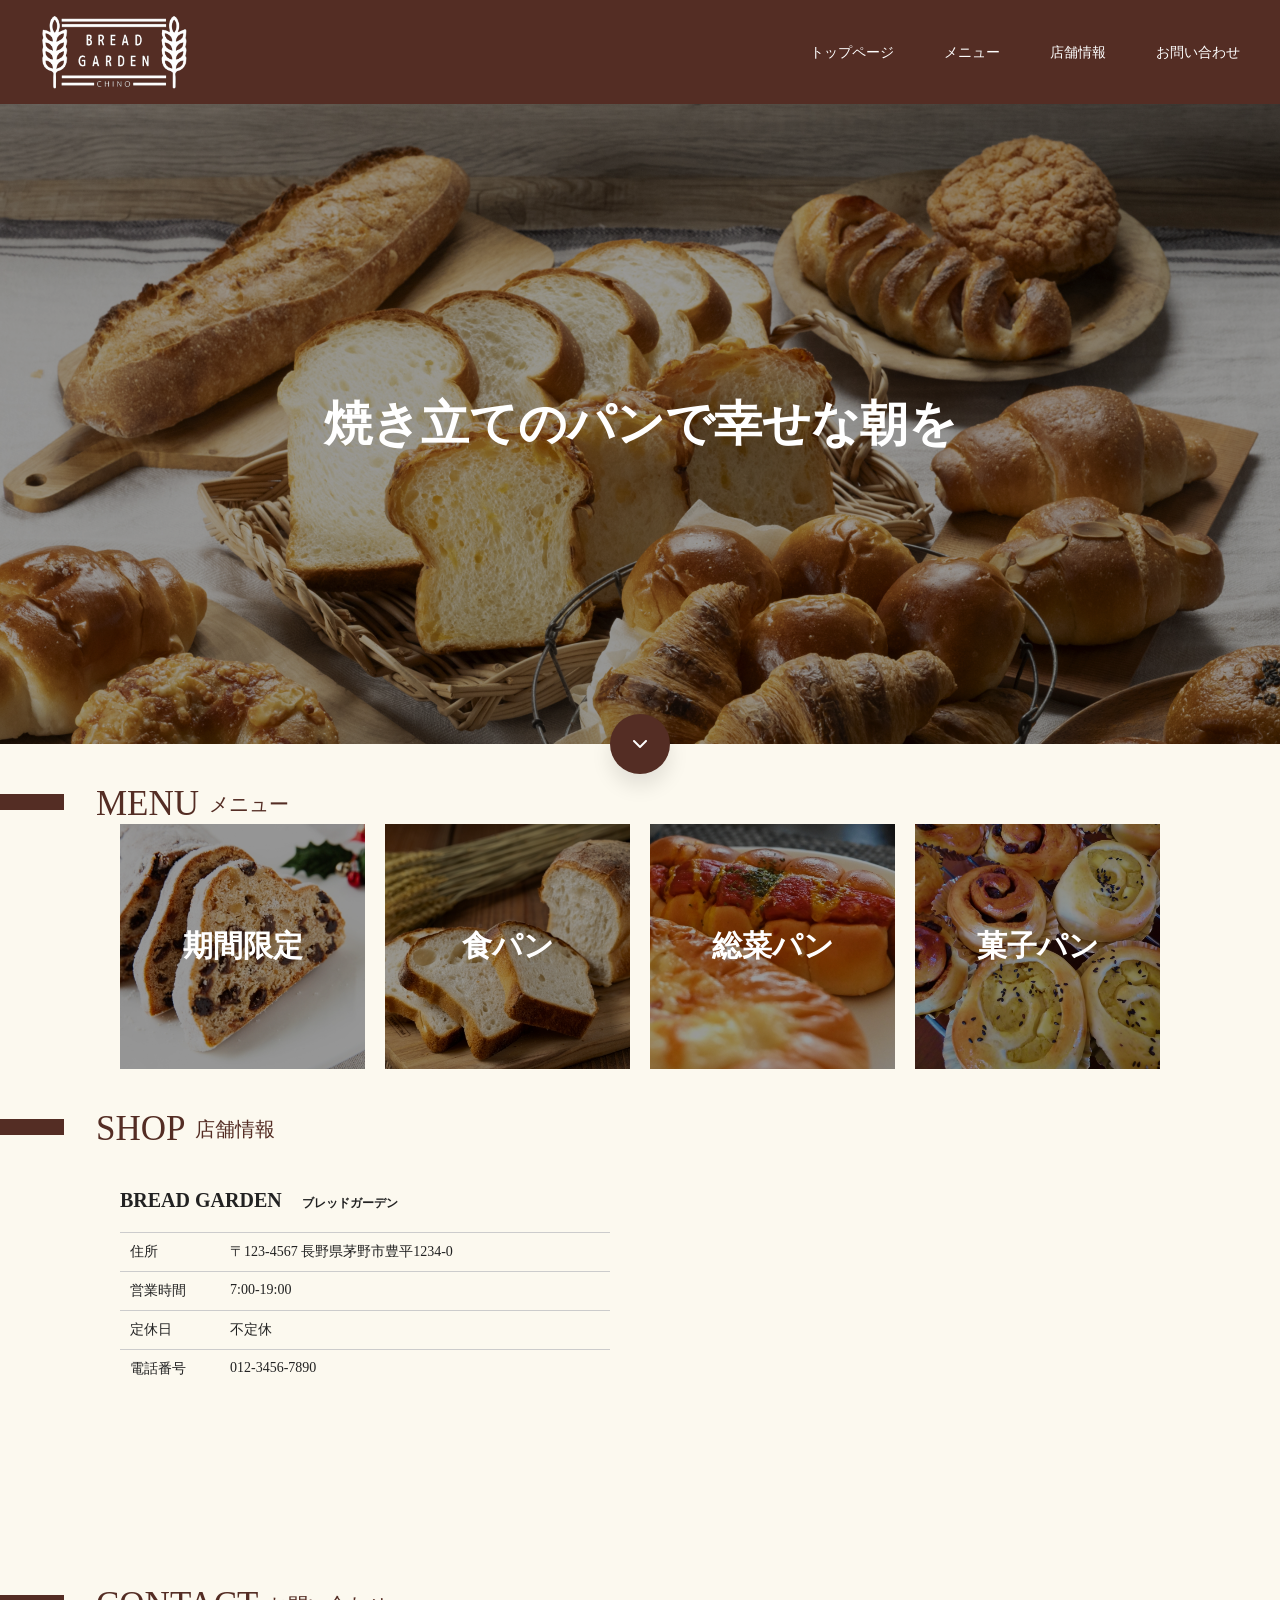
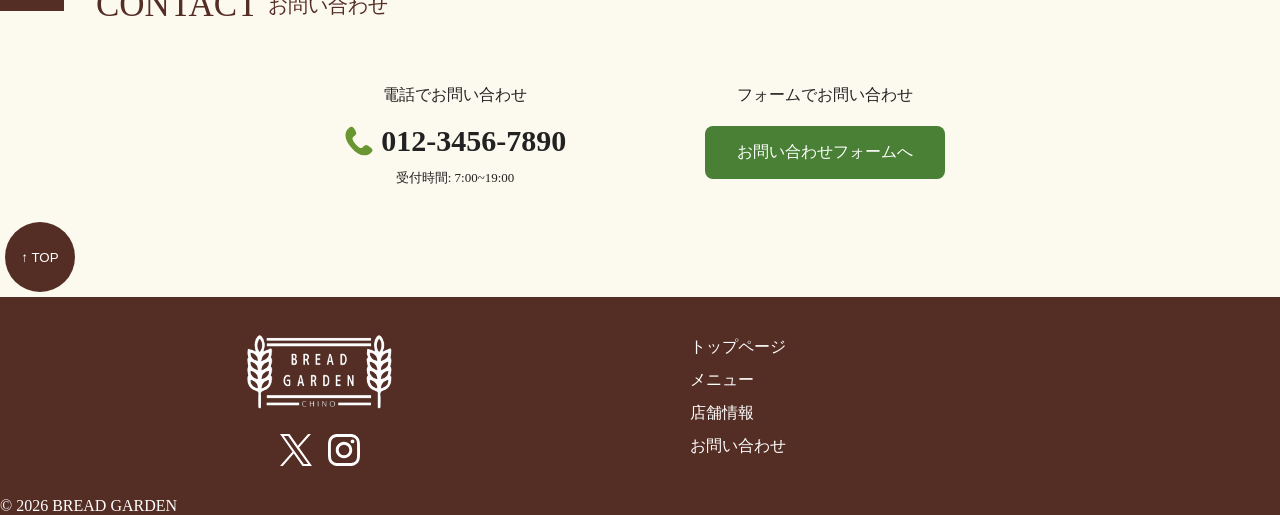
<file: index.html>
<!DOCTYPE html>
<html lang="en">
<head>
  <meta charset="UTF-8">
  <meta name="viewport" content="width=device-width, initial-scale=1.0">
  <title>Document</title>
  <link rel="stylesheet" href="css/reset.css">
  <link rel="stylesheet" href="css/style.css">
  <script src="js/script.js" defer></script>
</head>
<body class="home">
  <header>
    <a href="index.html" class="logo">
      <img src="img/BREAD GARDEN.png" alt="BREAD GARDENのロゴ">
    </a>
    <nav>
      <ul>
        <li><a href="index.html">トップページ</a></li>
        <li><a href="menu.html">メニュー</a></li>
        <li><a href="index.html#shop">店舗情報</a></li>
        <li><a href="contact.html">お問い合わせ</a></li>
      </ul>
    </nav>
  </header>

  <!-- ヒーローセクション -->
  <section class="hero">
    <h2>焼き立てのパンで幸せな朝を</h2>
    <a href="#menu">
      <img src="img/down.png" alt="下へスクロール">
    </a>
  </section>

  <main>
    <!-- メニュー -->
    <section class="main-section" id="menu">
      <span class="heading-group">
        <h2>MENU</h2>
        <p>メニュー</p>
      </span>
      <ul class="container menu-guid-list">
        <li>
          <a href="menu.html?category=limited">
          <!-- ↑ここは後で変える -->
            <img src="img/期間限定.jpg" alt="">
            <h2>期間限定</h2>
          </a>
        </li>
        <li>
          <a href="menu.html?category=bread">
          <!-- ↑ここは後で変える -->
            <img src="img/食パン.jpg" alt="">
            <h2>食パン</h2>
          </a>
        </li>
        <li>
          <a href="menu.html?category=savoury">
          <!-- ↑ここは後で変える -->
            <img src="img/総菜パン.jpg" alt="">
            <h2>総菜パン</h2>
          </a>
        </li>
        <li>
        <a href="menu.html?category=sweet">
          <!-- ↑ここは後で変える -->
            <img src="img/菓子パン.jpg" alt="">
            <h2>菓子パン</h2>
          </a>
        </li>
      </ul>
    </section>

    <!-- 店舗情報 -->
    <section class="main-section shop" id="shop">
      <span class="heading-group">
        <h2>SHOP</h2>
        <p>店舗情報</p>
      </span>
      <div class="container layout">
        <div class="text">
          <h3>
            BREAD GARDEN
            <span>ブレッドガーデン</span>
          </h3>
          <dl>
            <dt>住所</dt>
            <dd>〒123-4567 長野県茅野市豊平1234-0</dd>
            <dt>営業時間</dt>
            <dd>7:00-19:00</dd>
            <dt>定休日</dt>
            <dd>不定休</dd>
            <dt>電話番号</dt>
            <dd>012-3456-7890</dd>
          </dl>
        </div>
        <div class="map">
          <iframe src="https://www.google.com/maps/embed?pb=!1m18!1m12!1m3!1d6455.023238602218!2d138.1796130052971!3d36.00779797145485!2m3!1f0!2f0!3f0!3m2!1i1024!2i768!4f13.1!3m3!1m2!1s0x601c50e71f7adf49%3A0x2a9c9bdd30254f00!2z5YWs56uL6KuP6Kiq5p2x5Lqs55CG56eR5aSn5a2m!5e0!3m2!1sja!2sjp!4v1779669544932!5m2!1sja!2sjp" width="600" height="450" style="border:0;" allowfullscreen="" loading="lazy" referrerpolicy="no-referrer-when-downgrade"></iframe>
        </div>
      </div>
    </section>

    <!-- お問い合わせ -->
    <section class="main-section" id="contact">
      <span class="heading-group">
        <h2>CONTACT</h2>
        <p>お問い合わせ</p>
      </span>
      <div class="container contact">
        <!--ご不明な点などございましたら、お気軽にお問い合わせください。</p> -->
        <div class="layout">
          <div class="tel">
            <p class="label">電話でお問い合わせ</p>
            <a href="tel:0312345678" class="number">
              <img src="img/icon-tel.svg" alt="電話アイコン">
              012-3456-7890
            </a>
            <p class="hour">受付時間: 7:00~19:00</p>
          </div>
          <div class="form">
            <p class="label">フォームでお問い合わせ</p>
            <a href="contact.html" class="button">お問い合わせフォームへ</a>
          </div>
        </div>
      </div>

    </section>

    <button class="top-button">↑ TOP</button>
  </main>
  <footer>
    <nav>
      <div>
        <a href="index.html" class="logo">
          <img src="img/BREAD GARDEN.png" alt="BREAD GARDENのロゴ">
        </a>
        <ul class="footer_sns">
          <li><a href=""><img src="img/xロゴ.svg" alt=""></a></li>
          <li><a href=""><img src="img/インスタロゴ.svg" alt=""></a></li>
        </ul>
      </div>
      <ul class="footer_nav">
        <li><a href="index.html">トップページ</a></li>
        <li><a href="menu.html">メニュー</a></li>
        <li><a href="index.html#shop">店舗情報</a></li>
        <li><a href="contact.html">お問い合わせ</a></li>
      </ul>
    </nav>
    <p class="copyright">&copy; 2026 BREAD GARDEN</p>
  </footer>
</body>
</html>
</file>
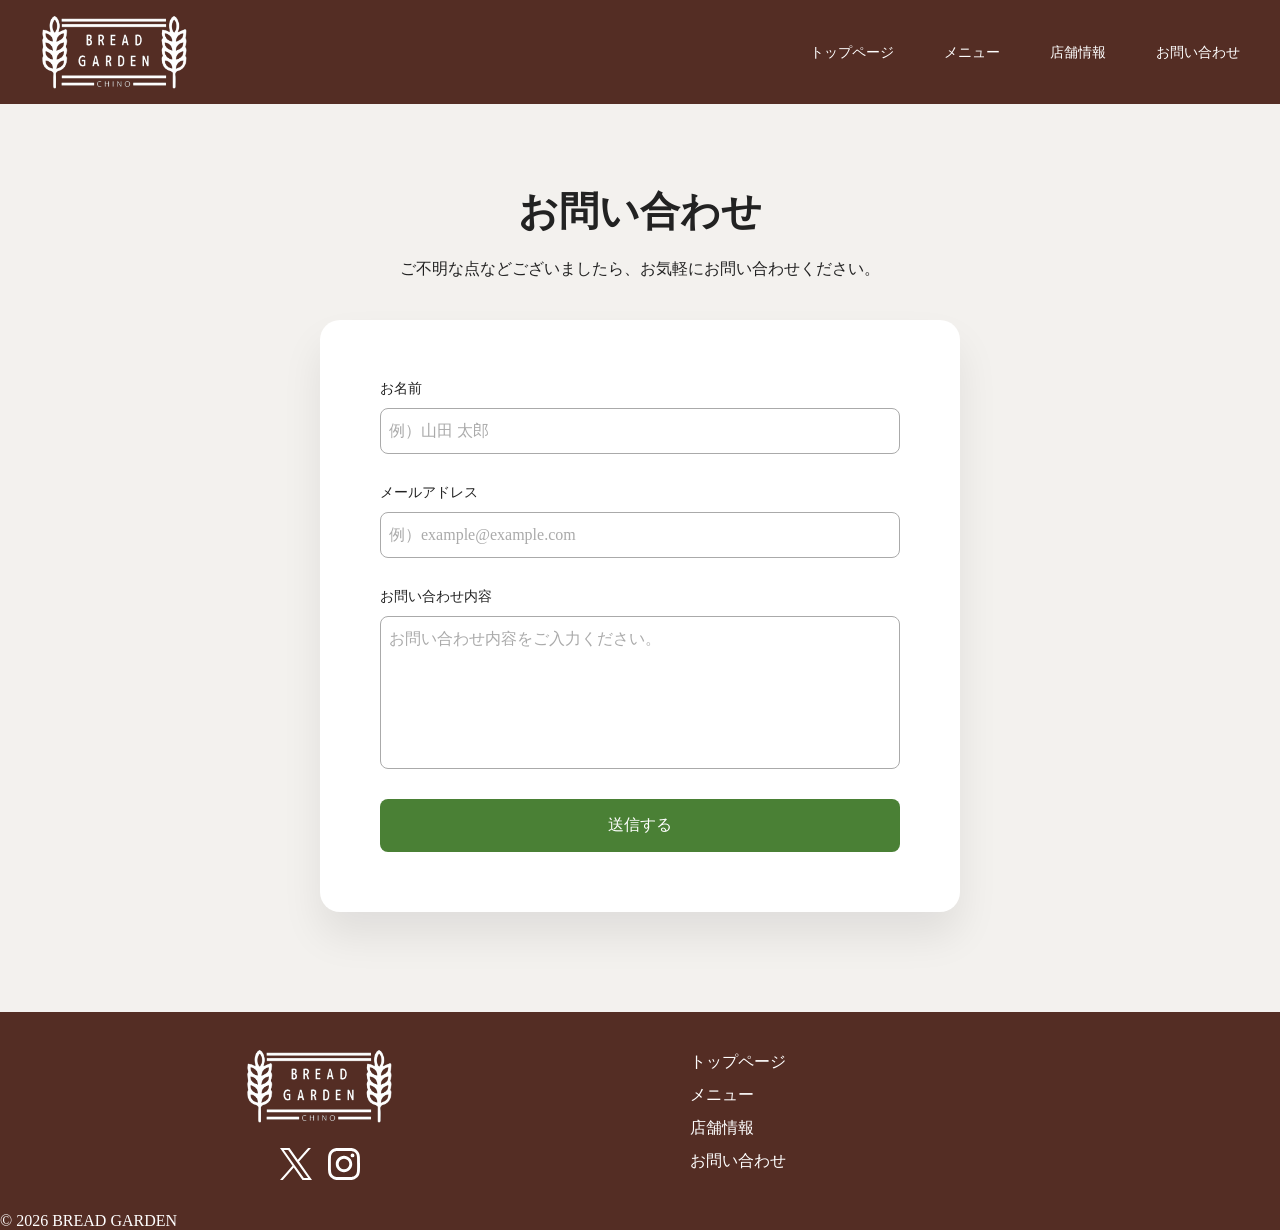
<file: contact.html>
<!DOCTYPE html>
<html lang="en">
<head>
  <meta charset="UTF-8">
  <meta name="viewport" content="width=device-width, initial-scale=1.0">
  <title>Document</title>
  <link rel="stylesheet" href="css/reset.css">
  <link rel="stylesheet" href="css/style.css">
  <script src="js/contact.js" defer></script>
</head>
<body class="home">
   <header>
    <a href="index.html" class="logo">
      <img src="img/BREAD GARDEN.png" alt="BREAD GARDENのロゴ">
    </a>
    <nav>
      <ul>
        <li><a href="index.html">トップページ</a></li>
        <li><a href="menu.html">メニュー</a></li>
        <li><a href="index.html#shop">店舗情報</a></li>
        <li><a href="contact.html">お問い合わせ</a></li>
      </ul>
    </nav>
  </header>

  <main class="lower-main">
    <div class="lower-heading-group">
      <h2>お問い合わせ</h2>
      <p>ご不明な点などございましたら、お気軽にお問い合わせください。</p>
    </div>
    <form class="form-box">
      <div class="form-item">
        <label>お名前</label>
        <input type="text" name="name" placeholder="例）山田 太郎">
      </div>
      <div class="form-item">
        <label>メールアドレス</label>
        <input type="email" name="email" placeholder="例）example@example.com">
      </div>
      <div class="form-item">
        <label>お問い合わせ内容</label>
        <textarea rows="7" name="message" placeholder="お問い合わせ内容をご入力ください。"></textarea>
      </div>
      <div class="form-item">
        <button type="submit">送信する</button>
      </div>
    </form>
  </main>

  <footer>
    <nav>
      <div>
        <a href="index.html" class="logo">
          <img src="img/BREAD GARDEN.png" alt="BREAD GARDENのロゴ">
        </a>
        <ul class="footer_sns">
          <li><a href=""><img src="img/xロゴ.svg" alt=""></a></li>
          <li><a href=""><img src="img/インスタロゴ.svg" alt=""></a></li>
        </ul>
      </div>
      <ul class="footer_nav">
        <li><a href="index.html">トップページ</a></li>
        <li><a href="menu.html">メニュー</a></li>
        <li><a href="index.html#shop">店舗情報</a></li>
        <li><a href="contact.html">お問い合わせ</a></li>
      </ul>
    </nav>
    <p class="copyright">&copy; 2026 BREAD GARDEN</p>
  </footer>
</body>
</html>
</file>
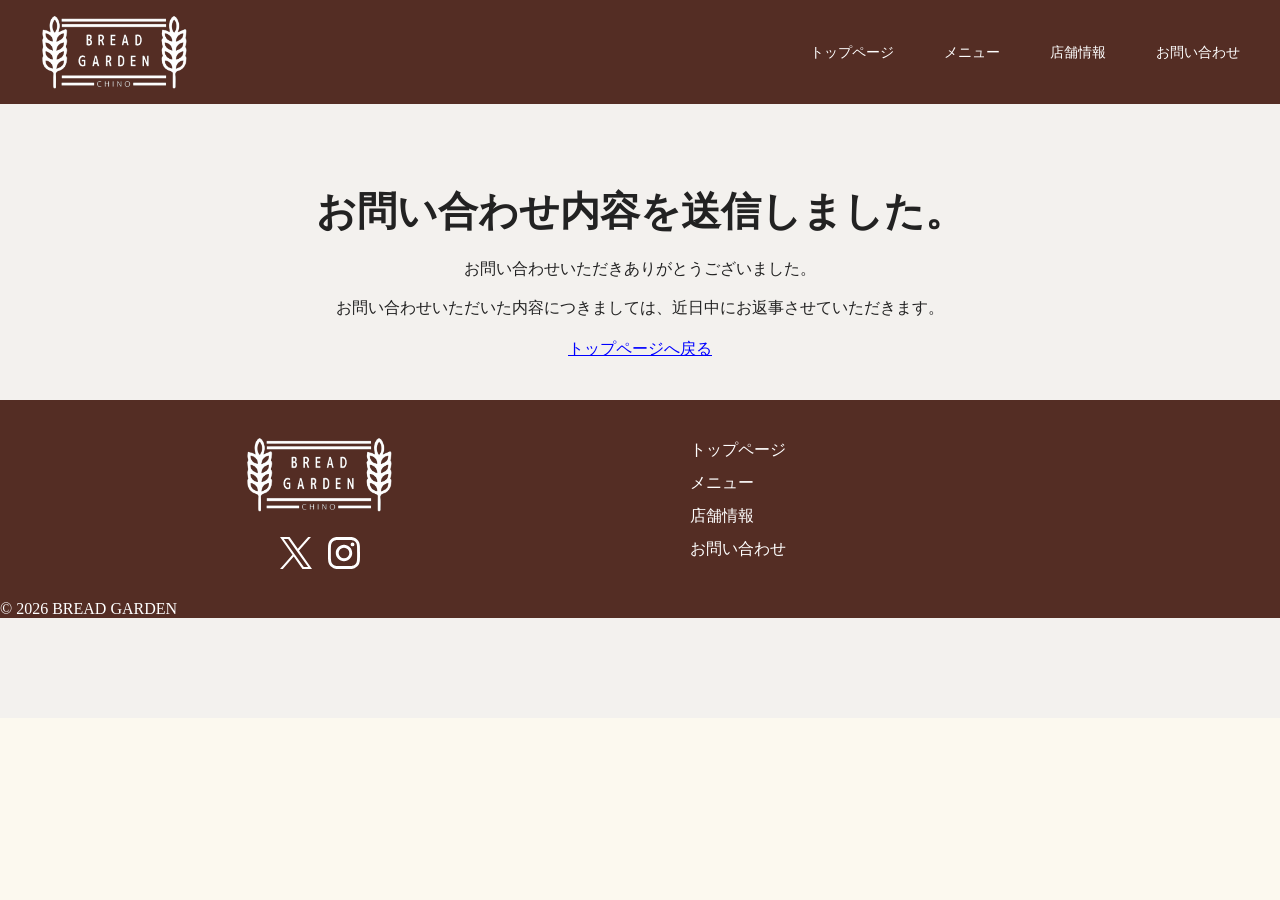
<file: contact_finish.html>
<!DOCTYPE html>
<html lang="en">
<head>
  <meta charset="UTF-8">
  <meta name="viewport" content="width=device-width, initial-scale=1.0">
  <title>Document</title>
  <link rel="stylesheet" href="css/reset.css">
  <link rel="stylesheet" href="css/style.css">
</head>
<body class="home">
   <header>
    <a href="index.html" class="logo">
      <img src="img/BREAD GARDEN.png" alt="BREAD GARDENのロゴ">
    </a>
    <nav>
      <ul>
        <li><a href="index.html">トップページ</a></li>
        <li><a href="menu.html">メニュー</a></li>
        <li><a href="index.html#shop">店舗情報</a></li>
        <li><a href="contact.html">お問い合わせ</a></li>
      </ul>
    </nav>
  </header>

  <main class="lower-main">
    <div class="lower-heading-group">
      <h2>お問い合わせ内容を送信しました。</h2>
      <p>お問い合わせいただきありがとうございました。<br><br>
      お問い合わせいただいた内容につきましては、近日中にお返事させていただきます。</p>
      <a class="top-return" href="index.html">
        <p>トップページへ戻る</p>
      </a>
    </div>

  <footer>
    <nav>
      <div>
        <a href="index.html" class="logo">
          <img src="img/BREAD GARDEN.png" alt="BREAD GARDENのロゴ">
        </a>
        <ul class="footer_sns">
          <li><a href=""><img src="img/xロゴ.svg" alt=""></a></li>
          <li><a href=""><img src="img/インスタロゴ.svg" alt=""></a></li>
        </ul>
      </div>
      <ul class="footer_nav">
        <li><a href="index.html">トップページ</a></li>
        <li><a href="menu.html">メニュー</a></li>
        <li><a href="index.html#shop">店舗情報</a></li>
        <li><a href="contact.html">お問い合わせ</a></li>
      </ul>
    </nav>
    <p class="copyright">&copy; 2026 BREAD GARDEN</p>
  </footer>
</body>
</html>
</file>
<file: css/style.css>
@charset "utf-8";

/* index.html */
body{
  background-color: #fcf9ef;
  .large-font {
    font-size: 26px;
  }
}

/* ロゴ */
.logo img{
  width: 150px;
  height: auto;
}


header{
  background-color: #542d24;
  color: #fff;
  padding: 10px 40px;
  display: flex;
  align-items: center;
  justify-content: space-between;
  nav {
    ul {
      display: flex;
      align-items: center;
      gap: 50px;
    }
    a {
      font-size: 14px;
      font-weight: 400;
      &:hover {
        color: #777;
        text-decoration: underline;
      }
    }
  }
}

/* ヒーローセクション */
.hero {
  color: #fff;
  text-align: center;
  height: 640px;
  background-image: url(../img/パン.jpg);
  background-size: cover;
  display: flex;
  flex-direction: column;
  align-items: center;
  justify-content: center;
  position: relative;
  
  * {
    position: relative;
    z-index: 1;
  }

  &::before {
    content: "";
    position: absolute;
    inset: 0;
    background-color: rgb(0 0 0 / 0.4);
  }

  h2 {
    font-size: 48px;
    font-weight: 700;
  }

  a {
    display: grid;
    place-items: center;
    width: 60px;
    height: 60px;
    background-color: #542d24;
    border-radius: 50%;
    box-shadow: 0px 12px 20px rgb(0 0 0 / 0.1);
    position: absolute;
    left: 50%;
    bottom: 0;
    translate: -50% 50%;
    img {
      width: 24px;
      height: 24px;
    }
  }
}

/* 小見出し */
.heading-group {
  margin-top: 40px;
  color: #542d24;
  position: relative;
  display: inline-flex;
  align-items: center;
  padding-left: 7.5vw;
  h2 {
    font-size: 35px;
    font-weight: 500;
  }

  p {
    font-size:20px;
    font-weight: 300;
    margin-left: 10px;
  }

  &::before {
    content: "";
    display: block;
    position: absolute;
    top: 10px;
    left: 0;
    width: 5vw;
    height: 1.23vw;
    background-color: #542d24;
  }
}

/* 共通要素 */
.container {
  max-width: 1160px;
  margin: 0 auto;
  padding-inline: 60px;
}

/* メニュー */
.menu-guid-list {
  display: grid;
  grid-template-columns: 1fr 1fr 1fr 1fr;
  gap: 20px;

  a {
    display: block;
    aspect-ratio: 1 / 1;
    position: relative;
    overflow: hidden;

    img {
      width: 100%;
      height: 100%;
      object-fit: cover;
    }

    &::before {
      content: "";
      position: absolute;
      inset: 0;
      background-color: rgb(0 0 0 / 0.4);
      z-index: 1;
    }

    &:hover::before {
      background-color: rgb(0 0 0 / 0.2);
    }
    h2 {
      position: absolute;
      inset: 0;
      width: 100%;
      height: 100%;
      display: flex;
      justify-content: center;
      align-items: center;
      z-index: 1;
      color: #fff;
      font-size: 30px;
      font-weight: 600;
    }
  }
}

/* 店舗情報 */
.shop {
  .layout{
    display: grid;
    grid-template-columns: 1fr 1fr;
    align-items: start;
    gap: 60px;
  }

  .text{
    margin-top: 40px;

    h3 {
      text-align:center;
      font-size: 20px;
      font-weight: 700;
      margin: 0 0 20px;
      display: flex;
      align-items: baseline;
      gap: 1em;

      span {
        font-size: 0.6em;
      }
    }

    dl {
      display: grid;
      grid-template-columns: 100px 1fr;

      dt,dd{
        font-size: 14px;
        padding: 10px;
        border-top: 1px solid #ccc;
      }
    }
  }
  .map{
    border-radius: 40px;
    overflow: hidden;

    iframe{
      width: 100%;
      height: auto;
      aspect-ratio: 5 / 4;
    }
  }
}

/* お問い合わせ */
.contact {
  text-align: center;
  margin-bottom: 30px;

  .layout{
    display: grid;
    grid-template-columns: 1fr 1fr;
    gap: 40px;
    margin-top: 60px;
    margin-inline: auto;
    max-width: 700px;
  }

  .label {
    margin-bottom: 20px;
  }
  
  .number {
    font-size: 30px;
    font-weight: 700;
    line-height: 1;
    letter-spacing: 0;

    img{
      width: 1em;
    }
  }

  .hour {
    font-size: 13px;
    display: block;
    margin-top: 1em;
  }

  .button {
    display: inline-block;
    color: #fff;
    background-color: #4a8035;
    padding: 1em 2em;
    border-radius: 8px;

    &:hover{
      background-color: #346122;
    }
  }
}

/* TOPボタン */
.top-button {
  width: 70px;
  height: 70px;
  background-color: #542d24;
  color: #fff;
  border-radius: 50%;
  margin: 5px;
  border: none;
}

footer{
  color: #fff;
  background-color: #542d24;

  nav{
    display: grid;
    grid-template-columns: 1fr 1fr;
    align-items: center;
    
    div{
      display: grid;
      grid-template-rows: auto auto;
      gap: 20px;
      justify-items: center;

      .footer_sns{
        display: flex;
        gap: 16px;
        list-style: none;
        padding: 0;

        img{
          width: 32px;
          height: 32px;
          object-fit: contain;
        }
      }
    }
    
    .footer_nav{
      min-height: 200px;
      display: flex;
      flex-direction: column;
      justify-content: center;
      gap: 12px;
      list-style: none;
      padding: 0;
      margin-left: 50px;

      li {
        &:hover {
          color: #777;
          text-decoration: underline;
        }
      }
    }
    .copyright {
      font-size: 12px;
      text-align: center;
    }
  }
}



/* menu.html */
.menu-buttons {
  display: flex;
  gap: 15px;
  padding-block: 30px;
  justify-content: center;
}

.menu-button {
  border: 2px solid #542d24;
  background-color: #f5e8d0;
  padding: 10px 30px;
  color: #542d24;
  cursor: pointer;
  transition: 0.3s ease;

  &:hover {
    background-color: #542d24;
    color: #fff;
  }

  .active {
    background-color: #542d24;
    color: #fff;
  }
}

.menu-list {
  display: grid;
  grid-template-columns: repeat(4, 1fr);
  gap: 20px;
  margin-bottom: 40px;
}

.menu-list img {
  width: 100%;
  aspect-ratio: 1 / 1;
  object-fit: cover;
}

.favorite-button {
  width: 30px;
  height: 30px;
}

.favorite{
  color: #ff0505;
}

/* contact.html */
.lower-main{
  padding: 80px 0 100px;
  background-color: #F3F1EE;
}

.lower-heading-group{
  text-align: center;
  display: grid;
  justify-items: center;
  gap: 20px;
  margin: 0 0 40px;
  h2{
    font-size: 40px;
    font-weight: 700;
  }
}

.form-box {
  max-width: 640px;
  margin: 0 auto;
  border-radius: 20px;
  padding: 60px;
  background-color: #fff;
  box-shadow: 0px 24px 40px rgb(0 0 0 / 0.08);
}

.form-item{
  display: grid;
  gap: 10px;
  label{
    font-size: 14px;
  }
  + .form-item{
    margin-top: 30px;
  }
  input,
  textarea{
    border: 1px solid #aaa;
    padding: 0.8em 0.5em;
    border-radius: 8px;
    &::placeholder{
      color: #aaa;
    }
  }
  textarea{
    resize: none;
  }
  button{
    font-size: 16px;
    display: inline-block;
    color: #fff;
    background-color: #4a8035;
    border: none;
    padding: 1em 2em;
    border-radius: 8px;
    &:hover{
      background-color: #346122;
    }
  }
}

/* contact_finish.html */
.top-return {
  display: inline-block;
  color: blue;
  text-decoration: underline;

  &:hover {
    color: #0f056e;
  }
}
</file>
